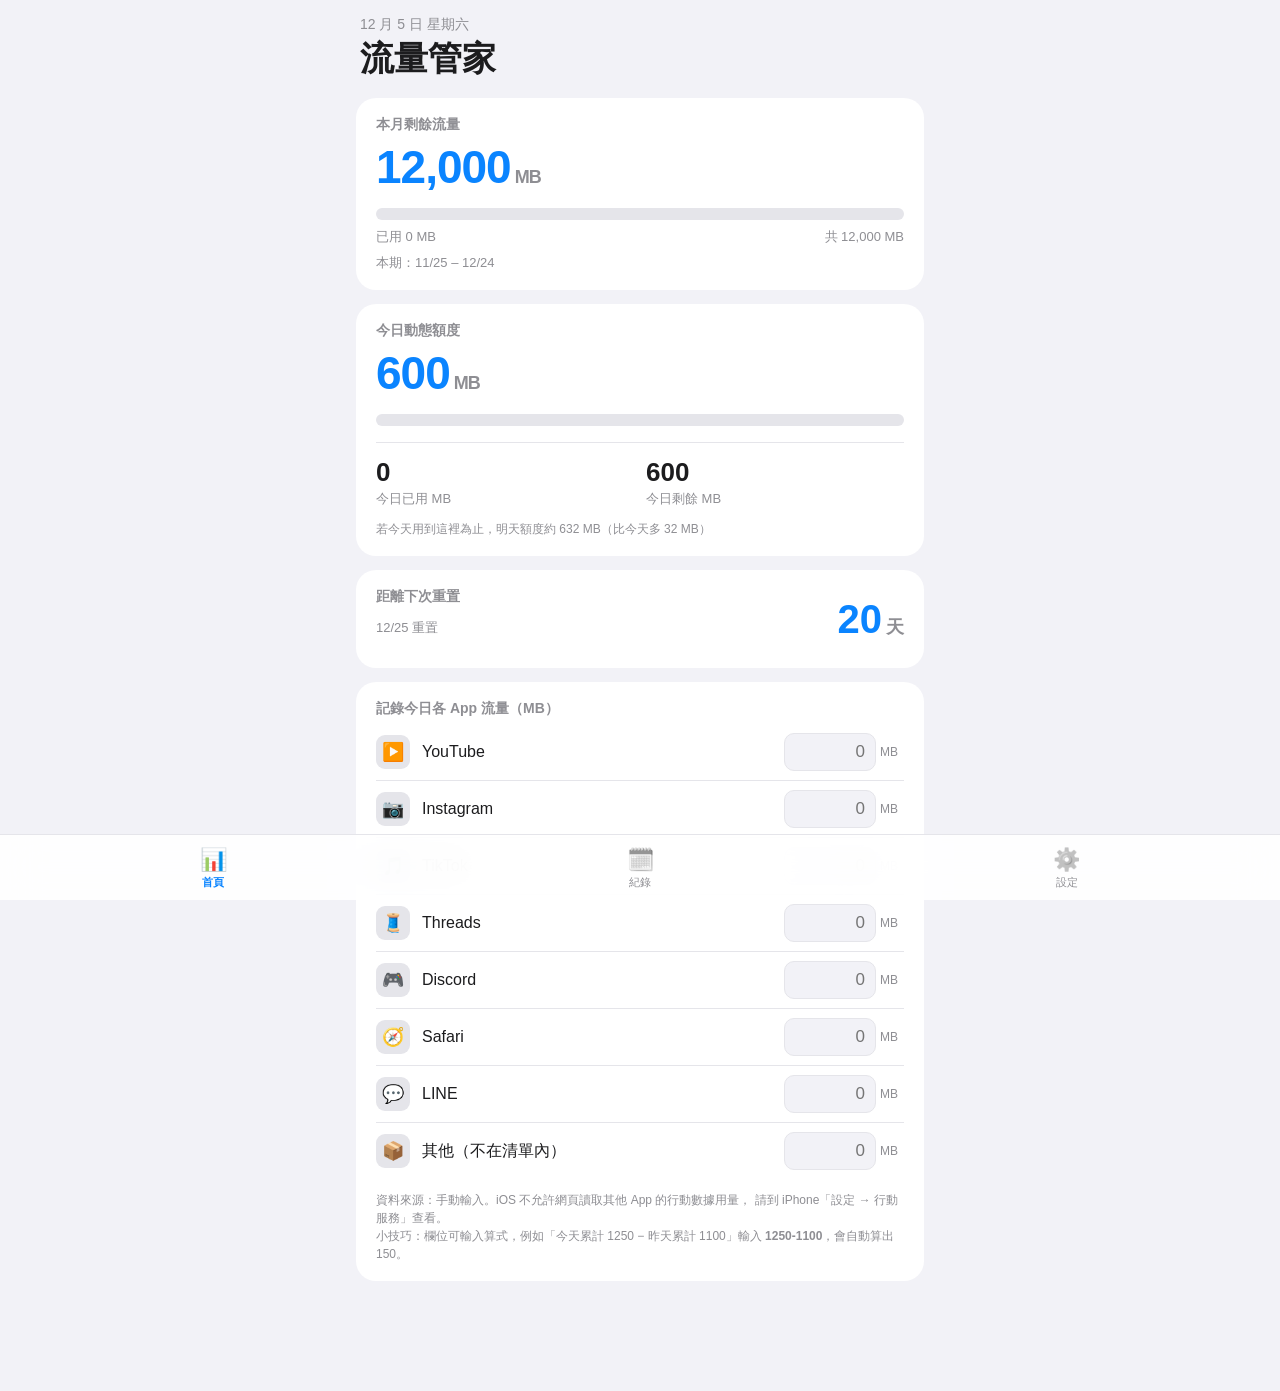
<file: index.html>
<!DOCTYPE html>
<html lang="zh-Hant">
<head>
  <meta charset="UTF-8">
  <meta name="viewport" content="width=device-width, initial-scale=1, viewport-fit=cover">
  <title>流量管家</title>

  <link rel="manifest" href="manifest.json">
  <meta name="theme-color" content="#0a84ff">

  <meta name="apple-mobile-web-app-capable" content="yes">
  <meta name="apple-mobile-web-app-status-bar-style" content="default">
  <meta name="apple-mobile-web-app-title" content="流量管家">
  <link rel="apple-touch-icon" href="icons/apple-touch-icon.png">

  <link rel="stylesheet" href="style.css">
</head>
<body>
  <main id="app">

    <!-- ========== 首頁 ========== -->
    <section id="page-home" class="page active">
      <header class="top">
        <p class="date" id="today-text"></p>
        <h1>流量管家</h1>
      </header>

      <div id="warning-list"></div>

      <!-- 本月剩餘 -->
      <div class="card">
        <p class="label">本月剩餘流量</p>
        <p class="hero-num"><span id="remaining-mb">0</span><span class="unit">MB</span></p>
        <div class="bar"><div class="bar-fill" id="month-bar"></div></div>
        <div class="row-between small">
          <span id="month-used-text"></span>
          <span id="month-total-text"></span>
        </div>
        <p class="small muted" id="cycle-text"></p>
      </div>

      <!-- 今日額度 -->
      <div class="card">
        <p class="label">今日動態額度</p>
        <p class="hero-num"><span id="quota-mb">0</span><span class="unit">MB</span></p>
        <div class="bar"><div class="bar-fill" id="today-bar"></div></div>
        <div class="stats">
          <div>
            <p class="stat-num" id="used-today">0</p>
            <p class="stat-label">今日已用 MB</p>
          </div>
          <div>
            <p class="stat-num" id="left-today">0</p>
            <p class="stat-label">今日剩餘 MB</p>
          </div>
        </div>
        <p class="note" id="tomorrow-text"></p>
      </div>

      <!-- 重置倒數 -->
      <div class="card row-between">
        <div>
          <p class="label">距離下次重置</p>
          <p class="muted small" id="reset-date-text"></p>
        </div>
        <p class="days"><span id="days-left">0</span><span class="unit">天</span></p>
      </div>

      <!-- 各 App 今日輸入 -->
      <div class="card">
        <p class="label">記錄今日各 App 流量（MB）</p>
        <ul class="app-list" id="app-list"></ul>
        <p class="note">
          資料來源：手動輸入。iOS 不允許網頁讀取其他 App 的行動數據用量，
          請到 iPhone「設定 → 行動服務」查看。<br>
          小技巧：欄位可輸入算式，例如「今天累計 1250 − 昨天累計 1100」輸入 <b>1250-1100</b>，會自動算出 150。
        </p>
      </div>
    </section>

    <!-- ========== 紀錄 ========== -->
    <section id="page-history" class="page">
      <header class="top"><h1>紀錄</h1></header>

      <div class="card">
        <p class="label">本期摘要</p>
        <div class="stats nobr">
          <div>
            <p class="stat-num" id="h-used">0</p>
            <p class="stat-label">本期已用 MB</p>
          </div>
          <div>
            <p class="stat-num" id="h-avg">0</p>
            <p class="stat-label">平均每天 MB</p>
          </div>
        </div>
        <p class="note" id="h-opening"></p>
      </div>

      <div class="card">
        <p class="label">本期各 App 合計</p>
        <ul class="app-list" id="h-apps"></ul>
      </div>

      <div class="card">
        <p class="label">每日紀錄</p>
        <ul class="hist-list" id="h-days"></ul>
        <p class="note">只顯示有記錄流量的日子。紅色代表當天超過當時的動態額度。</p>
      </div>
    </section>

    <!-- ========== 設定 ========== -->
    <section id="page-settings" class="page">
      <header class="top"><h1>設定</h1></header>

      <div class="card">
        <p class="label">流量方案</p>
        <label class="field">每月流量（MB，1 GB = 1000 MB）
          <input id="in-monthly" type="number" inputmode="decimal" min="1">
        </label>
        <label class="field">每月重置日（1～31）
          <input id="in-reset" type="number" inputmode="numeric" min="1" max="31">
        </label>
      </div>

      <div class="card">
        <p class="label">校正剩餘流量</p>
        <label class="field">目前剩餘流量（MB，以電信業者顯示為準）
          <input id="in-remaining" type="number" inputmode="decimal" min="0">
        </label>
        <p class="note">
          App 只能計算你記錄的流量，系統與其他來源的用量需要靠這裡校正。
          建議每隔幾天對照電信 App 校正一次；校正不會更動每日紀錄。
        </p>
      </div>

      <div class="card">
        <p class="label">計算預覽</p>
        <p class="small" id="set-preview"></p>
      </div>

      <button id="save-btn" class="btn">儲存</button>
      <p id="save-msg" class="small center"></p>

      <div class="card">
        <p class="label">備份與還原</p>
        <p class="note" style="margin-top:0">資料只存在這支手機上。換手機或清除網站資料前，請先備份。</p>
        <textarea id="backup-text" rows="4" placeholder="備份文字會顯示在這裡；還原時把備份文字貼到這裡"></textarea>
        <div class="btn-row">
          <button id="export-btn" class="btn secondary">產生備份</button>
          <button id="import-btn" class="btn secondary">還原備份</button>
        </div>
        <p id="backup-msg" class="small center"></p>
      </div>
    </section>

  </main>

  <nav class="tabbar">
    <button class="tab active" data-page="page-home"><span class="ico">📊</span>首頁</button>
    <button class="tab" data-page="page-history"><span class="ico">🗓️</span>紀錄</button>
    <button class="tab" data-page="page-settings"><span class="ico">⚙️</span>設定</button>
  </nav>

  <script src="calc.js"></script>
  <script src="storage.js"></script>
  <script src="app.js"></script>
</body>
</html>
</file>
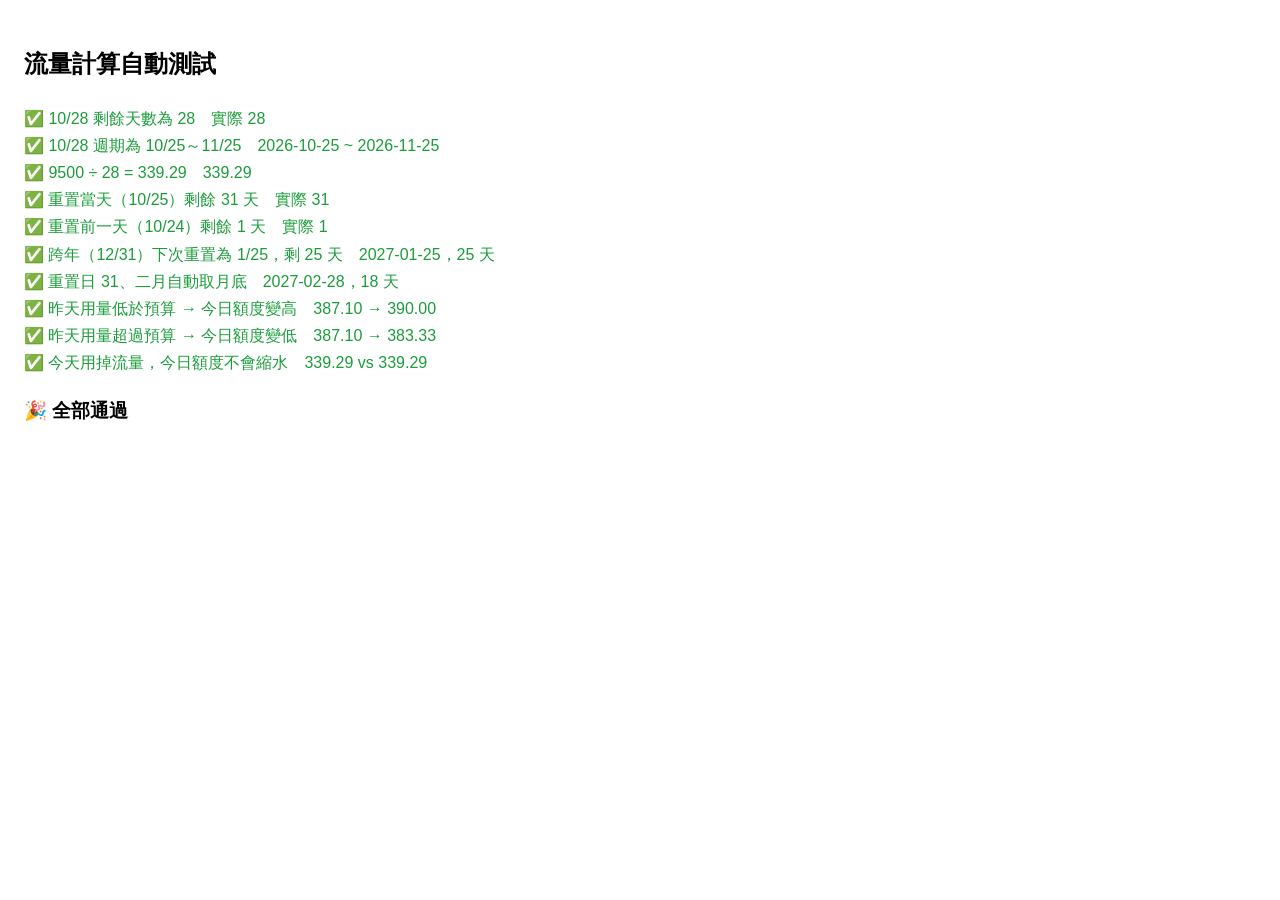
<file: test.html>
<!DOCTYPE html>
<html lang="zh-Hant">
<head>
  <meta charset="UTF-8">
  <meta name="viewport" content="width=device-width, initial-scale=1">
  <title>計算測試</title>
  <style>
    body { font-family: sans-serif; padding: 16px; line-height: 1.7; }
    .ok { color: #1a9d3a; } .bad { color: #d00; font-weight: bold; }
  </style>
</head>
<body>
  <h2>流量計算自動測試</h2>
  <div id="out"></div>
  <script src="calc.js"></script>
  <script>
    const out = document.getElementById('out');
    const iso = t => new Date(t).toISOString().slice(0, 10);
    const near = (a, b) => Math.abs(a - b) < 0.01;
    let fail = 0;
    function check(name, pass, detail) {
      if (!pass) fail++;
      out.innerHTML += `<div class="${pass ? 'ok' : 'bad'}">${pass ? '✅' : '❌'} ${name}　${detail}</div>`;
    }

    let c = calcCycle(2026, 9, 28, 25);
    check('10/28 剩餘天數為 28', c.daysLeft === 28, `實際 ${c.daysLeft}`);
    check('10/28 週期為 10/25～11/25', iso(c.start) === '2026-10-25' && iso(c.next) === '2026-11-25', `${iso(c.start)} ~ ${iso(c.next)}`);
    check('9500 ÷ 28 = 339.29', near(calcQuota(9500, 0, c.daysLeft).quota, 339.29), calcQuota(9500, 0, c.daysLeft).quota.toFixed(2));

    c = calcCycle(2026, 9, 25, 25);
    check('重置當天（10/25）剩餘 31 天', c.daysLeft === 31 && iso(c.start) === '2026-10-25', `實際 ${c.daysLeft}`);

    c = calcCycle(2026, 9, 24, 25);
    check('重置前一天（10/24）剩餘 1 天', c.daysLeft === 1 && iso(c.start) === '2026-09-25', `實際 ${c.daysLeft}`);

    c = calcCycle(2026, 11, 31, 25);
    check('跨年（12/31）下次重置為 1/25，剩 25 天', c.daysLeft === 25 && iso(c.next) === '2027-01-25', `${iso(c.next)}，${c.daysLeft} 天`);

    c = calcCycle(2027, 1, 10, 31);
    check('重置日 31、二月自動取月底', iso(c.next) === '2027-02-28' && c.daysLeft === 18, `${iso(c.next)}，${c.daysLeft} 天`);

    const day1 = calcQuota(12000, 0, 31).quota;
    const underNext = calcQuota(11700, 0, 30).quota;
    const overNext = calcQuota(11500, 0, 30).quota;
    check('昨天用量低於預算 → 今日額度變高', underNext > day1, `${day1.toFixed(2)} → ${underNext.toFixed(2)}`);
    check('昨天用量超過預算 → 今日額度變低', overNext < day1, `${day1.toFixed(2)} → ${overNext.toFixed(2)}`);

    const a = calcQuota(9500, 0, 28).quota, b = calcQuota(9400, 100, 28).quota;
    check('今天用掉流量，今日額度不會縮水', near(a, b), `${a.toFixed(2)} vs ${b.toFixed(2)}`);

    out.innerHTML += `<h3>${fail === 0 ? '🎉 全部通過' : '有 ' + fail + ' 項失敗'}</h3>`;
  </script>
</body>
</html>
</file>
<file: style.css>
:root {
  --bg: #f2f2f7;
  --card: #ffffff;
  --text: #1c1c1e;
  --sub: #8e8e93;
  --track: #e5e5ea;
  --blue: #0a84ff;
  --red: #ff453a;
  --orange: #ff9f0a;
  --line: #e5e5ea;
}
@media (prefers-color-scheme: dark) {
  :root {
    --bg: #000000;
    --card: #1c1c1e;
    --text: #ffffff;
    --track: #3a3a3c;
    --line: #2c2c2e;
  }
}

* { box-sizing: border-box; -webkit-tap-highlight-color: transparent; }

body {
  margin: 0;
  background: var(--bg);
  color: var(--text);
  font-family: -apple-system, BlinkMacSystemFont, "PingFang TC", "Helvetica Neue", sans-serif;
}

#app {
  max-width: 600px;
  margin: 0 auto;
  padding: calc(env(safe-area-inset-top) + 8px) 16px calc(env(safe-area-inset-bottom) + 96px);
}

.page { display: none; }
.page.active { display: block; }

.top { padding: 8px 4px 16px; }
.top h1 { margin: 2px 0 0; font-size: 34px; font-weight: 700; }
.date { margin: 0; color: var(--sub); font-size: 14px; }

.card {
  background: var(--card);
  border-radius: 20px;
  padding: 18px 20px;
  margin-bottom: 14px;
}

.label { margin: 0 0 6px; font-size: 14px; font-weight: 600; color: var(--sub); }
.muted { color: var(--sub); }
.small { font-size: 13px; }
.unit { font-size: 18px; font-weight: 600; margin-left: 4px; color: var(--sub); }

.hero-num {
  margin: 0 0 14px;
  font-size: 46px;
  font-weight: 700;
  color: var(--blue);
  letter-spacing: -1px;
}
.hero-num.over { color: var(--red); }

.bar {
  height: 12px;
  background: var(--track);
  border-radius: 6px;
  overflow: hidden;
}
.bar-fill {
  height: 100%;
  width: 0;
  background: var(--blue);
  border-radius: 6px;
  transition: width 0.5s ease;
}
.bar-fill.warn { background: var(--orange); }
.bar-fill.over { background: var(--red); }

.row-between { display: flex; justify-content: space-between; align-items: center; }
.row-between.small { margin-top: 8px; color: var(--sub); }
#cycle-text { margin: 8px 0 0; }

.stats {
  display: grid;
  grid-template-columns: 1fr 1fr;
  gap: 12px;
  margin-top: 16px;
  padding-top: 14px;
  border-top: 1px solid var(--line);
}
.stats.nobr { margin-top: 4px; border-top: none; padding-top: 0; }
.stat-num { margin: 0; font-size: 26px; font-weight: 700; }
.stat-num.over { color: var(--red); }
.stat-label { margin: 2px 0 0; font-size: 13px; color: var(--sub); }

.days { margin: 0; font-size: 40px; font-weight: 700; color: var(--blue); }

.app-list { list-style: none; margin: 4px 0 0; padding: 0; }
.app-list li {
  display: flex;
  align-items: center;
  padding: 9px 0;
  border-bottom: 1px solid var(--line);
}
.app-list li:last-child { border-bottom: none; }
.app-ico {
  width: 34px; height: 34px;
  border-radius: 9px;
  display: flex; align-items: center; justify-content: center;
  font-size: 18px;
  margin-right: 12px;
  background: var(--track);
  flex-shrink: 0;
}
.app-name { flex: 1; font-size: 16px; }
.app-mb { font-weight: 600; font-variant-numeric: tabular-nums; }
.app-mb small { color: var(--sub); font-weight: 400; margin-left: 2px; }

.app-input {
  width: 92px;
  text-align: right;
  padding: 8px 10px;
  font-size: 17px;
  font-family: inherit;
  color: var(--text);
  background: var(--bg);
  border: 1px solid var(--line);
  border-radius: 10px;
}
.app-input:focus { outline: 2px solid var(--blue); }
.app-input.bad { border-color: var(--red); outline: 2px solid var(--red); }
.mb { color: var(--sub); margin-left: 4px; width: 24px; font-size: 12px; }

.note { margin: 12px 0 0; font-size: 12px; line-height: 1.5; color: var(--sub); }

/* 警告橫幅 */
.banner {
  border-radius: 16px;
  padding: 14px 16px;
  margin-bottom: 14px;
  color: #fff;
}
.banner.red { background: var(--red); }
.banner.orange { background: var(--orange); }
.banner b { display: block; font-size: 15px; margin-bottom: 2px; }
.banner span { display: block; font-size: 13px; font-weight: 400; line-height: 1.5; opacity: 0.95; }

/* 紀錄頁 */
.hist-list { list-style: none; margin: 4px 0 0; padding: 0; }
.hist-row {
  display: flex;
  justify-content: space-between;
  align-items: center;
  padding: 11px 0;
  border-bottom: 1px solid var(--line);
}
.hist-row:last-child { border-bottom: none; }
.hist-date { font-size: 16px; font-weight: 600; }
.hist-sub { font-size: 12px; color: var(--sub); margin-top: 2px; font-weight: 400; }
.hist-num { text-align: right; font-weight: 600; font-variant-numeric: tabular-nums; }
.hist-num.over { color: var(--red); }

/* 設定頁表單 */
.field {
  display: block;
  font-size: 14px;
  color: var(--sub);
  margin-bottom: 14px;
}
.field input {
  display: block;
  width: 100%;
  margin-top: 6px;
  padding: 12px 14px;
  font-size: 17px; /* 16px 以上，iPhone 才不會自動放大畫面 */
  font-family: inherit;
  color: var(--text);
  background: var(--bg);
  border: 1px solid var(--line);
  border-radius: 12px;
}
.field input:focus { outline: 2px solid var(--blue); }

textarea {
  display: block;
  width: 100%;
  padding: 12px 14px;
  font-size: 15px;
  font-family: inherit;
  color: var(--text);
  background: var(--bg);
  border: 1px solid var(--line);
  border-radius: 12px;
}

.btn {
  width: 100%;
  padding: 15px;
  font-size: 17px;
  font-weight: 600;
  font-family: inherit;
  color: #fff;
  background: var(--blue);
  border: none;
  border-radius: 14px;
}
.btn:active { opacity: 0.8; }
.btn.secondary { background: var(--track); color: var(--blue); }
.btn-row { display: flex; gap: 10px; margin-top: 10px; }
.btn-row .btn { flex: 1; }
.center { text-align: center; min-height: 20px; }

/* 底部分頁列 */
.tabbar {
  position: fixed;
  left: 0; right: 0; bottom: 0;
  display: flex;
  justify-content: space-around;
  padding: 8px 0 calc(env(safe-area-inset-bottom) + 6px);
  background: color-mix(in srgb, var(--card) 88%, transparent);
  -webkit-backdrop-filter: blur(20px);
  backdrop-filter: blur(20px);
  border-top: 1px solid var(--line);
}
.tab {
  flex: 1;
  background: none;
  border: none;
  color: var(--sub);
  font-size: 11px;
  font-family: inherit;
  display: flex;
  flex-direction: column;
  align-items: center;
  gap: 2px;
  padding: 4px 0;
}
.tab .ico { font-size: 22px; filter: grayscale(1); opacity: 0.7; }
.tab.active { color: var(--blue); font-weight: 600; }
.tab.active .ico { filter: none; opacity: 1; }
</file>
